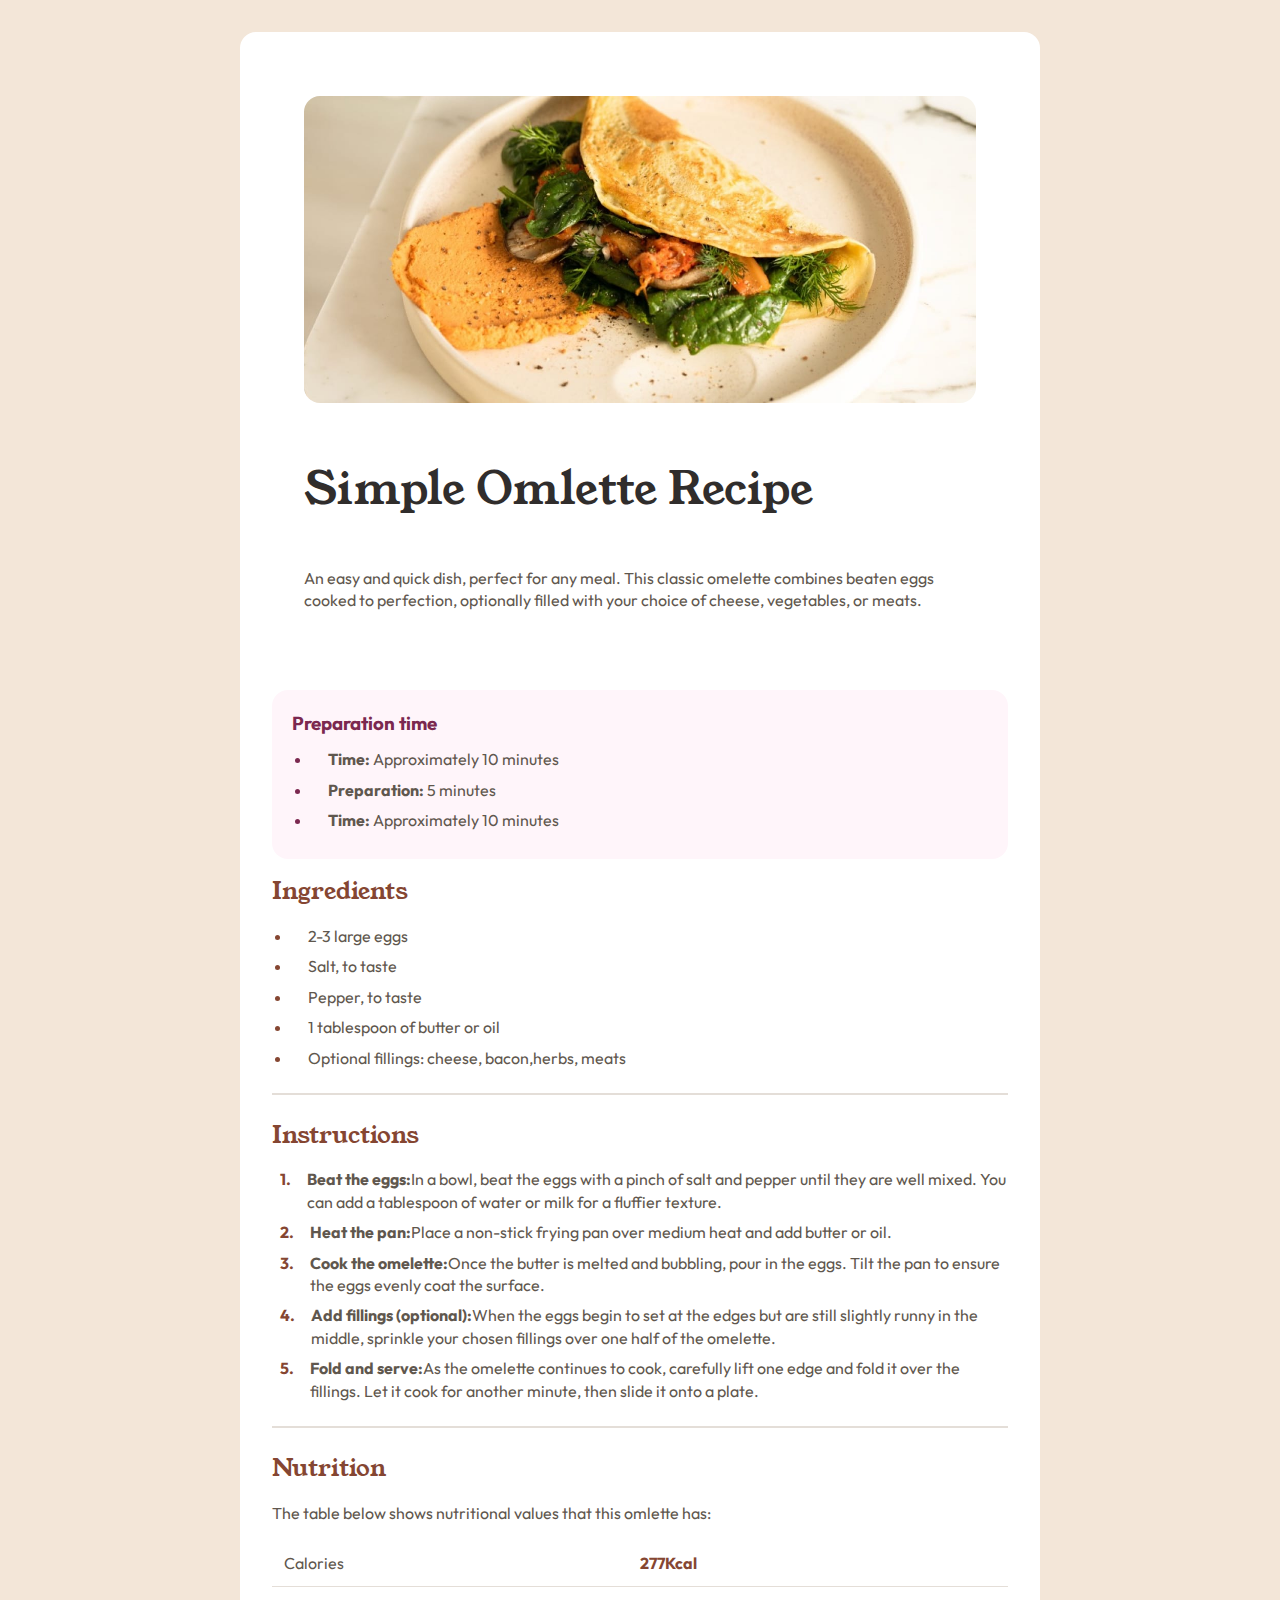
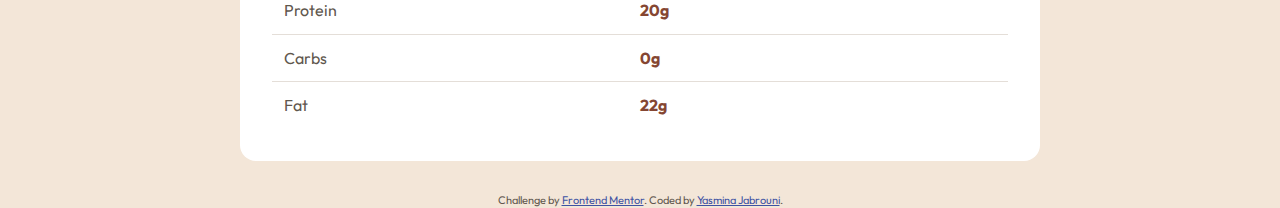
<file: index.html>
<!DOCTYPE html>
<html lang="en">
<head>
  <meta charset="UTF-8">
  <meta name="viewport" content="width=device-width, initial-scale=1.0"> 

  <link rel="icon" type="image/png" sizes="32x32" href="./assets/images/favicon-32x32.png">
  <link rel="stylesheet" href="style.css">
  
  <title>Recipe page</title>

  <style>
    .attribution { font-size: 11px; text-align: center; }
    .attribution a { color: hsl(228, 45%, 44%); }
  </style>
</head>
<body>
<div class="container">
  <div class="img-re">
  <img src="images/image-omelette.jpeg" alt="picture of an egg omlette"> <br>
  </div>
  <div class="recipe-informations">
    <h1>Simple Omlette Recipe</h1> <br>
    <p class="description">An easy and quick dish, perfect for any meal. This classic omelette combines beaten eggs cooked 
      to perfection, optionally filled with your choice of cheese, vegetables, or meats.</p> <br>
  </div>
  <div class="prep-time">
    <h3>Preparation time</h3>
    <ul>
      <li><span>Time:</span>  Approximately 10 minutes</li>
      <li><span>Preparation:</span>  5 minutes</li>
      <li><span>Time:</span>   Approximately 10 minutes</li>
    </ul>
  </div>
  <div class="recipe-step">
    <h2>Ingredients</h2>
    <ul class="ingredients-list">
      <li><span>2-3 large eggs</span></li>
      <li><span>Salt, to taste</span></li>
      <li><span>Pepper, to taste</span></li>
      <li><span>1 tablespoon of butter or oil</span></li>
      <li><span>Optional fillings: cheese, bacon,herbs, meats</span></li>
    </ul>
  </div>
  <hr>
  <div class="recipe-step">
    <h2>Instructions</h2>
    <div class="Instructions">
    <div class="item">
      <div class="num">1.</div>
      <p><span>Beat the eggs:</span>In a bowl, beat the eggs with a pinch of salt and pepper until they are well mixed. 
        You can add a tablespoon of water or milk for a fluffier texture.</p>
    </div>
    <div class="item">
      <div class="num">2.</div>
      <p><span>Heat the pan:</span>Place a non-stick frying pan over medium heat 
        and add butter or oil.</p>
    </div>
    <div class="item">
      <div class="num">3.</div>
      <p><span>Cook the omelette:</span>Once the butter is melted and bubbling, pour in the eggs. Tilt the pan to ensure 
        the eggs evenly coat the surface.</p>
    </div>
    <div class="item">
      <div class="num">4.</div>
      <p><span>Add fillings (optional):</span>When the eggs begin to set at the edges but are still slightly runny in the 
        middle, sprinkle your chosen fillings over one half of the omelette.</p>
    </div>
    <div class="item">
      <div class="num">5.</div>
      <p><span>Fold and serve:</span>As the omelette continues to cook, carefully lift one edge and fold it over the 
        fillings. Let it cook for another minute, then slide it onto a plate.</p>
    </div>
  </div>
  </div>
  <hr>

  <div class="nutrition-step">
    <h2>Nutrition</h2>
    <p class="values">The table below shows nutritional values that this omlette has:</p>
    <div class="nutrition-table">
    <div class="item">
      <p>Calories</p>
      <p class="amount">277Kcal</p>
    </div>
    <div class="item">
      <p>Protein</p>
      <p class="amount">20g</p>
    </div>
    <div class="item">
      <p>Carbs</p>
      <p class="amount">0g</p>
    </div>
    <div class="item">
      <p>Fat</p>
      <p class="amount">22g</p>
    </div>
  </div>
  </div>
    
    
  
</div>
  
  <div class="attribution">
    Challenge by <a href="https://www.frontendmentor.io?ref=challenge" target="_blank">Frontend Mentor</a>. 
    Coded by <a href="#">Yasmina Jabrouni</a>.
  </div>
</body>
</html>
</file>
<file: style.css>
@import url('https://fonts.googleapis.com/css2?family=Young+Serif&display=swap');
@import url('https://fonts.googleapis.com/css2?family=Outfit:wght@100;200;300;400;500;600;700&display=swap');

*{
    margin: 0;
    padding: 0;
    box-sizing: border-box;
}
:root{
--White: hsl(0, 0%, 100%);
--Rose-White: hsl(330, 100%, 98%);
--Eggshell: hsl(30, 54%, 90%);
--Light-Grey: hsl(30, 18%, 87%);
--Wenge-Brown: hsl(30, 10%, 34%);
--Dark-Charcoal: hsl(24, 5%, 18%);
--Nutmeg: hsl(14, 45%, 36%);
--Dark-Raspberry: hsl(332, 51%, 32%);
}
body{
    background-color: var(--Eggshell);
    color: var(--Wenge-Brown);
    min-height: 100vh;
    font-family: 'Outfit', sans-serif;
    line-height: 1.4;
    display: grid;
    place-content: center;
}
img{
    max-width: 100%;
    display: block;
}
h1,h2{
    font-family: 'Young Serif', serif;
    font-weight: 400;
}
h1{
    color: var(--Dark-Charcoal);
    font-size: 2.8rem;
}
h2{
    color: var(--Nutmeg);
    margin-bottom: 1rem;
}
.recipe-step{
    margin: 1rem 0;
}
.nutrition-step{
    margin-top: 1rem;
}
.recipe-step,.Nutrition-table{
    margin-top: 1rem;
}
ul{
    padding-left: 1.25rem;
}
ul li::marker{
    color: var(--Nutmeg);
    font-weight: bold;
}
ul li{
    margin-bottom: .5rem;
}
ul li span{
    color: var(--Wenge-Brown);
    font-weight: 700;
    margin-left: 1rem;
}
hr{
    border: 1px solid var(--Light-Grey) ;
    margin: 1.5rem 0;
}
.container{
    max-width: 800px;
    background-color: var(--White);
    margin: 2rem;
    border-radius: 1rem;
    padding: 2rem;
}
.container .img-re{
    padding: 2rem;
    border-radius: 1rem;
    overflow: hidden;
}
.container .img-re img{
    border-radius: 1rem;
}
.recipe-informations{
    padding: 0rem 2rem 2rem 2rem;
}
.description{
    margin: 1.5rem 0;
}
.prep-time{
    background-color: var(--Rose-White);
    padding: 1.25rem;
    border-radius: 1rem;
}
.prep-time h3{
    color: var(--Dark-Raspberry);
    margin-bottom: .75rem;
}
.prep-time ul li::marker{
    color: var(--Dark-Raspberry);
}
.ingredients-list li{
    margin-bottom: .5rem;
}
.ingredients-list li span{
    font-weight: initial;
}
.Instructions .item{
    padding-left: .5rem;
    margin-bottom: .5rem;
    display: flex;
}
.Instructions .item .num{
    color: var(--Nutmeg);
    margin-right: 1rem;
    font-weight: 700;
}
.Instructions .item p span{
    font-weight: 700;
}
.nutrition-step .values{
    margin-bottom: 1rem;
}
.nutrition-table .item{
    padding: .75rem;
    display: flex;
    border-bottom: 1px solid var(--Light-Grey);
}
.nutrition-table .item:last-child{
    border-bottom: 0;
}
.nutrition-table .item p:nth-child(2){
    color: var(--Nutmeg);
    font-weight: 700;
}
.nutrition-table .item > *{
    width: 100px;
    margin-right: auto;
}
@media (max-width: 540px) {
    h1{
        margin-top: 2rem;
    }
    .container{
        margin: 0;
    }
    .container .img-re{
        padding: 0;
        border-radius: 0;
    }
    .container.img-re img{
        border-radius: 0;
    }
}
</file>
